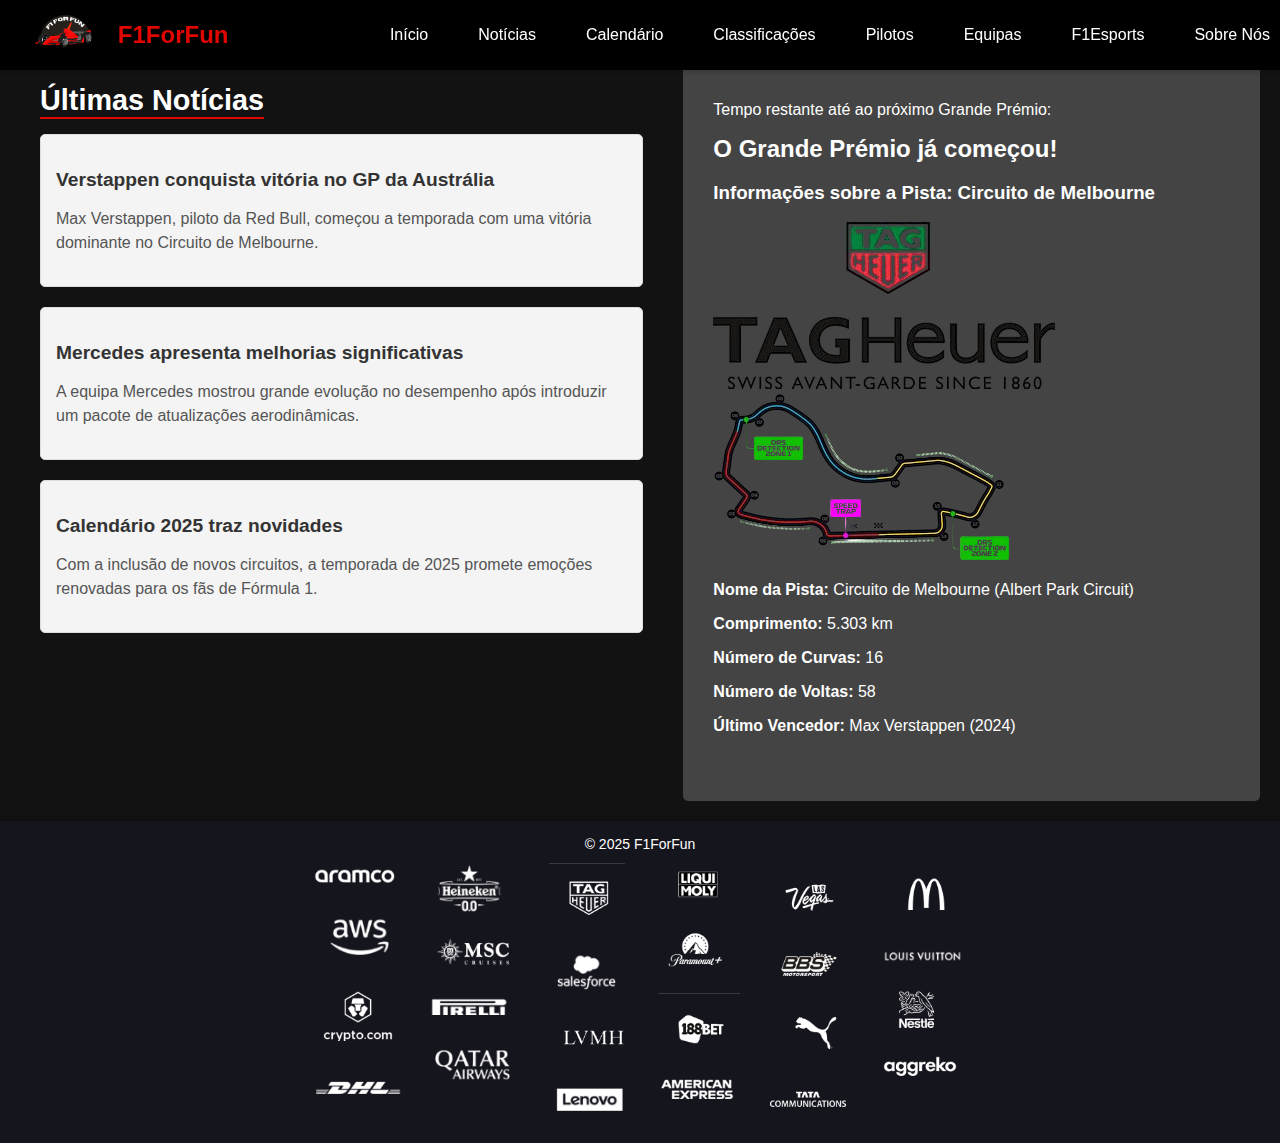
<file: index.html>
<!DOCTYPE html>
<html lang="pt">

<head>
    <meta charset="UTF-8">
    <meta name="viewport" content="width=device-width, initial-scale=1.0">
    <title>Fórmula 1 - Informações e Funcionalidades</title>
    <link rel="stylesheet" href="index.css">
    <link rel="javascript" href="JAVA_Index.js">
    <script src="load_components.js" defer></script>
    <style>
        /* Estilos gerais para a página */
        body {
            font-family: Arial, sans-serif;
            margin: 0;
            padding: 0;
        }

        main {
            display: flex;
            justify-content: space-between;
            padding: 20px;
        }

        /* Estilos para a secção das notícias */
        #noticias {
            width: 60%;
        }

        #noticias h2 {
            font-size: 1.8em;
            margin-bottom: 15px;
        }

        .noticia {
            margin-bottom: 20px;
            padding: 15px;
            background-color: #f4f4f4;
            border-radius: 5px;
        }

        .noticia h3 {
            font-size: 1.2em;
        }

        .noticia p {
            font-size: 1em;
            color: #555;
        }

        /* Estilos para a secção da Rolex e tempo restante para o próximo GP */
        #rolex-tempo {
            width: 35%;
            text-align: center;
            padding: 20px;
            background-color: #333;
            color: white;
            border-radius: 10px;
        }

        #rolex-tempo img {
            width: 80%;
            max-width: 200px;
            margin-bottom: 20px;
        }

        #tempo-restante {
            font-size: 1.5em;
            font-weight: bold;
        }

        /* Estilos para a secção da pista (dentro da área do Rolex e tempo) */
        #pista-info {
            margin-top: 20px;
            font-size: 1.1em;
        }

        #pista-info p {
            margin: 10px 0;
        }

        /* Ajuste do layout dentro do quadrado do Rolex e tempo */
        .pista-info {
            font-size: 1em;
            margin-top: 15px;
            background-color: #444;
            padding: 10px;
            border-radius: 5px;
        }
    </style>
</head>

<body>
    <div id="navbar"></div>

    <main>
        <!-- Secção de Notícias -->
        <section id="noticias">
            <h2>Últimas Notícias</h2>
            <div class="noticia">
                <h3>Verstappen conquista vitória no GP da Austrália</h3>
                <p>Max Verstappen, piloto da Red Bull, começou a temporada com uma vitória dominante no Circuito de Melbourne.</p>
            </div>
            <div class="noticia">
                <h3>Mercedes apresenta melhorias significativas</h3>
                <p>A equipa Mercedes mostrou grande evolução no desempenho após introduzir um pacote de atualizações aerodinâmicas.</p>
            </div>
            <div class="noticia">
                <h3>Calendário 2025 traz novidades</h3>
                <p>Com a inclusão de novos circuitos, a temporada de 2025 promete emoções renovadas para os fãs de Fórmula 1.</p>
            </div>
        </section>
        

        
            <!-- Informações da Pista dentro do mesmo espaço -->
            <div class="pista-info">
                <section id="tagheur">
            
                    <p>Tempo restante até ao próximo Grande Prémio:</p>
                    <div id="tempo-restante"></div>
                <h3>Informações sobre a Pista: Circuito de Melbourne</h3>
                <img src="./Site/tag_heur_pista-removebg-preview.png" alt="Logo tagheur">
                 <img src="./Site/mel-removebg-preview.png">
                <p><strong>Nome da Pista:</strong> Circuito de Melbourne (Albert Park Circuit)</p>
                <p><strong>Comprimento:</strong> 5.303 km</p>
                <p><strong>Número de Curvas:</strong> 16</p>
                <p><strong>Número de Voltas:</strong> 58</p>
                <p><strong>Último Vencedor:</strong> Max Verstappen (2024)</p> <!-- Atualiza com o vencedor mais recente -->
            </div>
        </section>
    </main>

    <div id="rodape">
        <footer>
            <p>&copy; 2025 F1ForFun. Todos os direitos reservados.</p>
        </footer>
    </div>
    
    

    <script>
        // Calcular o tempo até o próximo Grande Prémio
        const proximoGP = new Date("2025-03-23T12:00:00Z"); // Data do próximo GP (ajusta a data conforme necessário)
        
        function atualizarTempoRestante() {
            const agora = new Date();
            const tempoRestante = proximoGP - agora;
            
            if (tempoRestante > 0) {
                const dias = Math.floor(tempoRestante / (1000 * 60 * 60 * 24));
                const horas = Math.floor((tempoRestante % (1000 * 60 * 60 * 24)) / (1000 * 60 * 60));
                const minutos = Math.floor((tempoRestante % (1000 * 60 * 60)) / (1000 * 60));

                document.getElementById("tempo-restante").innerText = `${dias}d ${horas}h ${minutos}m`;
            } else {
                document.getElementById("tempo-restante").innerText = "O Grande Prémio já começou!";
            }
        }

        // Atualizar o tempo restante a cada minuto
        setInterval(atualizarTempoRestante, 60000);
        atualizarTempoRestante();
    </script>
</body>

</html>
</file>
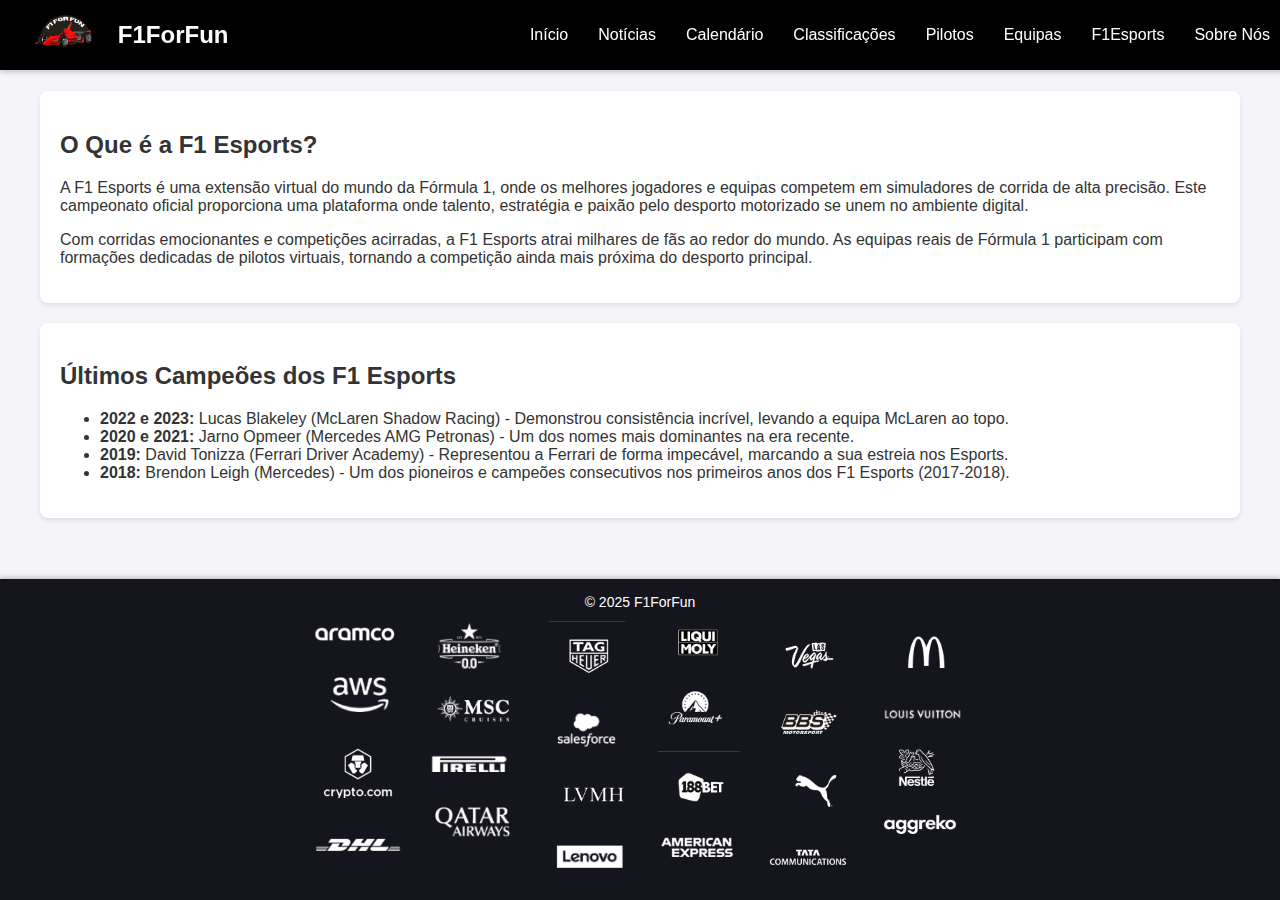
<file: f1esportes.html>
<!DOCTYPE html>
<html lang="pt">

<head>
    <meta charset="UTF-8">
    <meta name="viewport" content="width=device-width, initial-scale=1.0">
    <title>F1 Esports</title>
    <link rel="stylesheet" href="F1_Esportes.css">
    <link rel="javascript" href="java_scriptf1_esportes.js">
    <script src="load_components.js" defer></script>
</head>

<body>
    <div id="navbar"></div>
    <main>
        <h1>F1 Esports</h1>
        <section>
            <h2>O Que é a F1 Esports?</h2>
            <p>A F1 Esports é uma extensão virtual do mundo da Fórmula 1, onde os melhores jogadores e equipas competem em simuladores de corrida de alta precisão. Este campeonato oficial proporciona uma plataforma onde talento, estratégia e paixão pelo desporto motorizado se unem no ambiente digital.</p>
            <p>Com corridas emocionantes e competições acirradas, a F1 Esports atrai milhares de fãs ao redor do mundo. As equipas reais de Fórmula 1 participam com formações dedicadas de pilotos virtuais, tornando a competição ainda mais próxima do desporto principal.</p>
        </section>
        <section>
            <h2>Últimos Campeões dos F1 Esports</h2>
            <ul>
                <li><strong>2022 e 2023:</strong> Lucas Blakeley (McLaren Shadow Racing) - Demonstrou consistência incrível, levando a equipa McLaren ao topo.</li>
                <li><strong>2020 e 2021:</strong> Jarno Opmeer (Mercedes AMG Petronas) - Um dos nomes mais dominantes na era recente.</li>
                <li><strong>2019:</strong> David Tonizza (Ferrari Driver Academy) - Representou a Ferrari de forma impecável, marcando a sua estreia nos Esports.</li>
                <li><strong>2018:</strong> Brendon Leigh (Mercedes) - Um dos pioneiros e campeões consecutivos nos primeiros anos dos F1 Esports (2017-2018).</li>
            </ul>
        </section>
    </main>
    <div id="rodape">
        <footer>
            <p>&copy; 2025 F1ForFun. Todos os direitos reservados.</p>
        </footer>
    </div>

    <script src="java_scriptf1_esportes.js"></script>
</body>

</html>
</file>
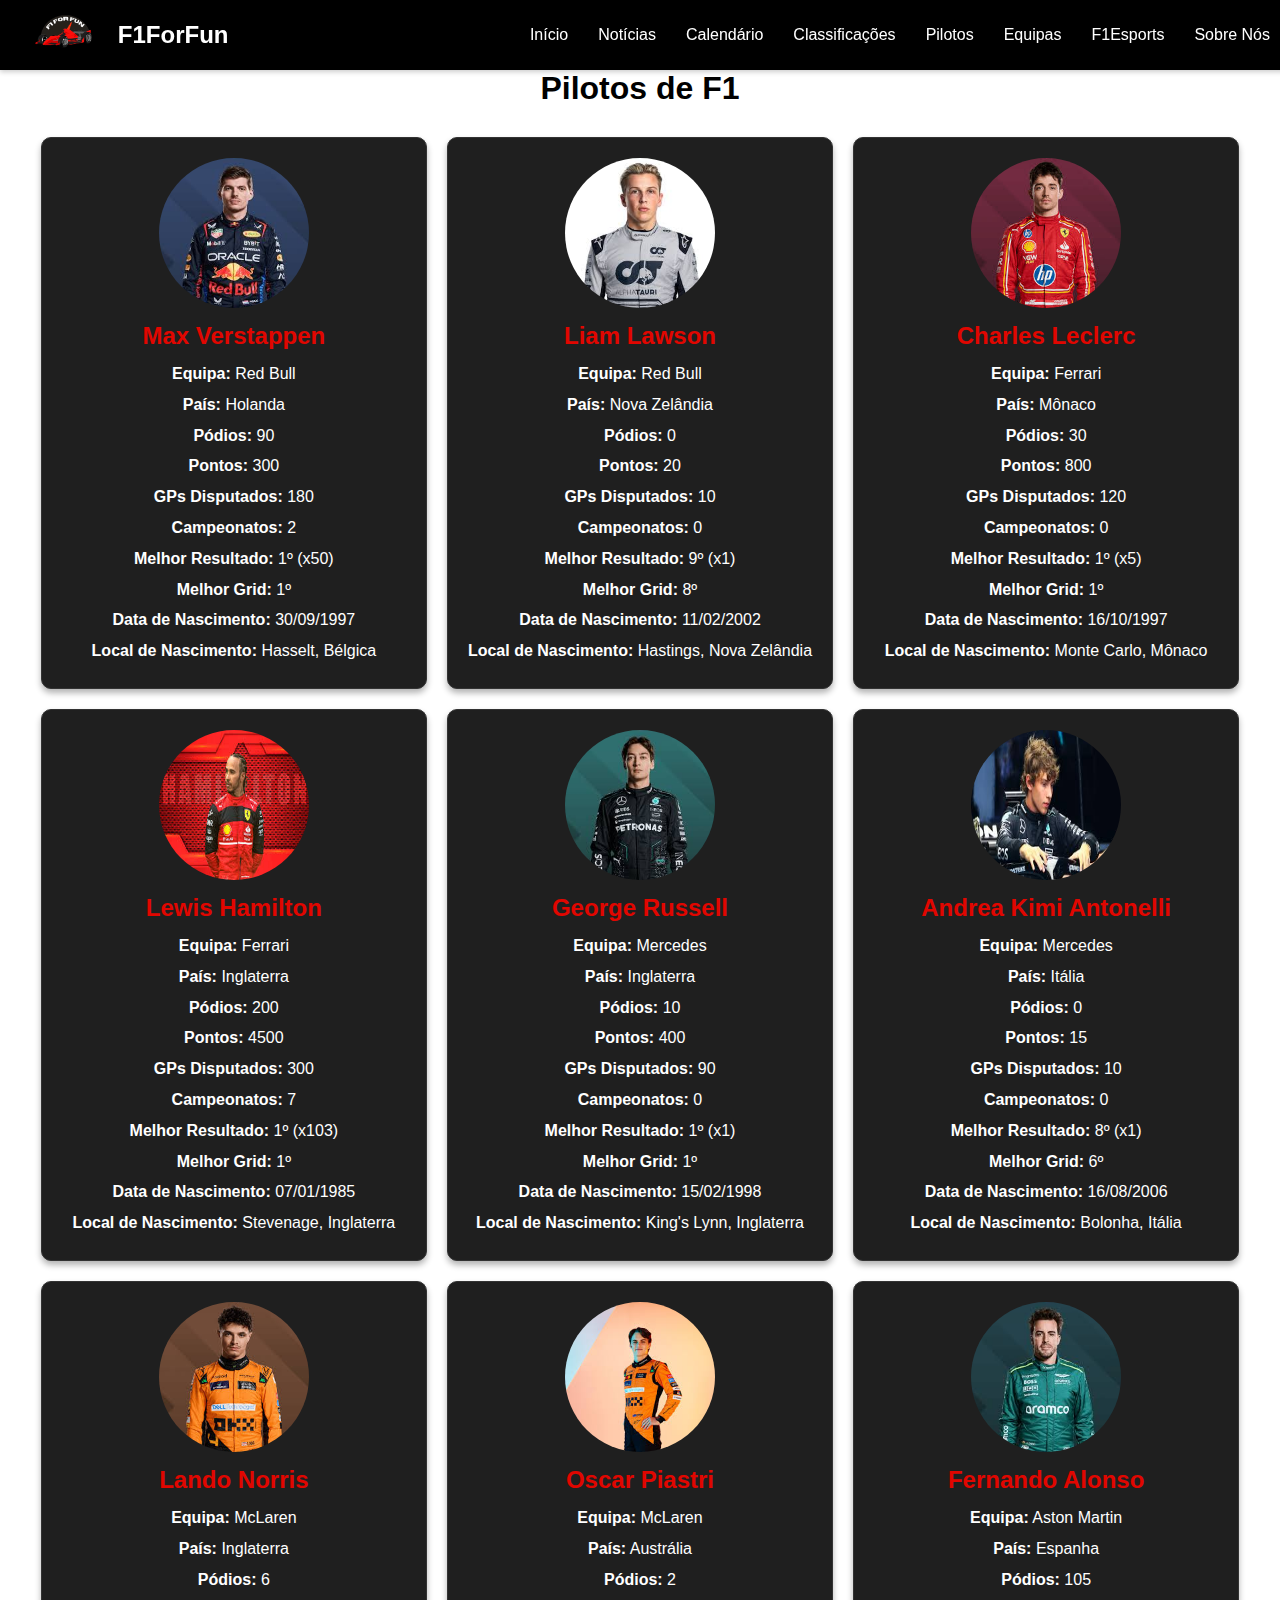
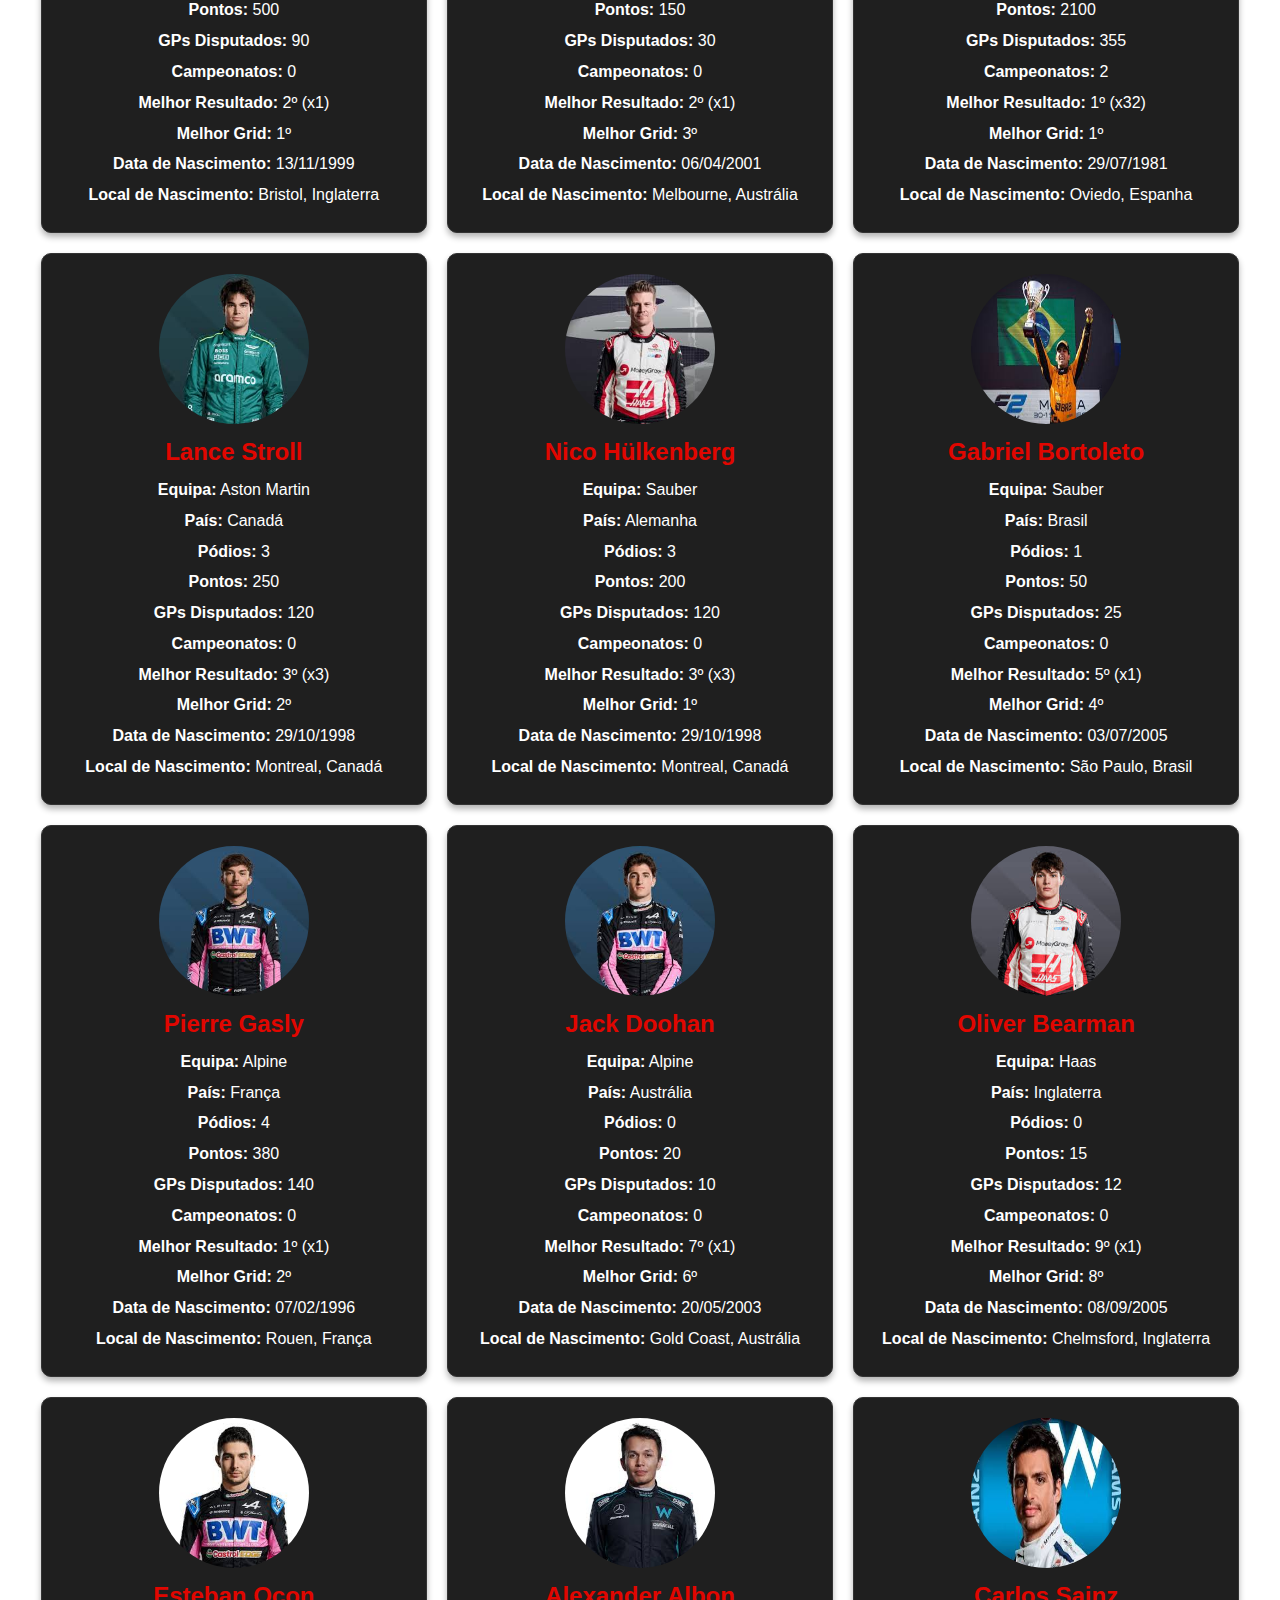
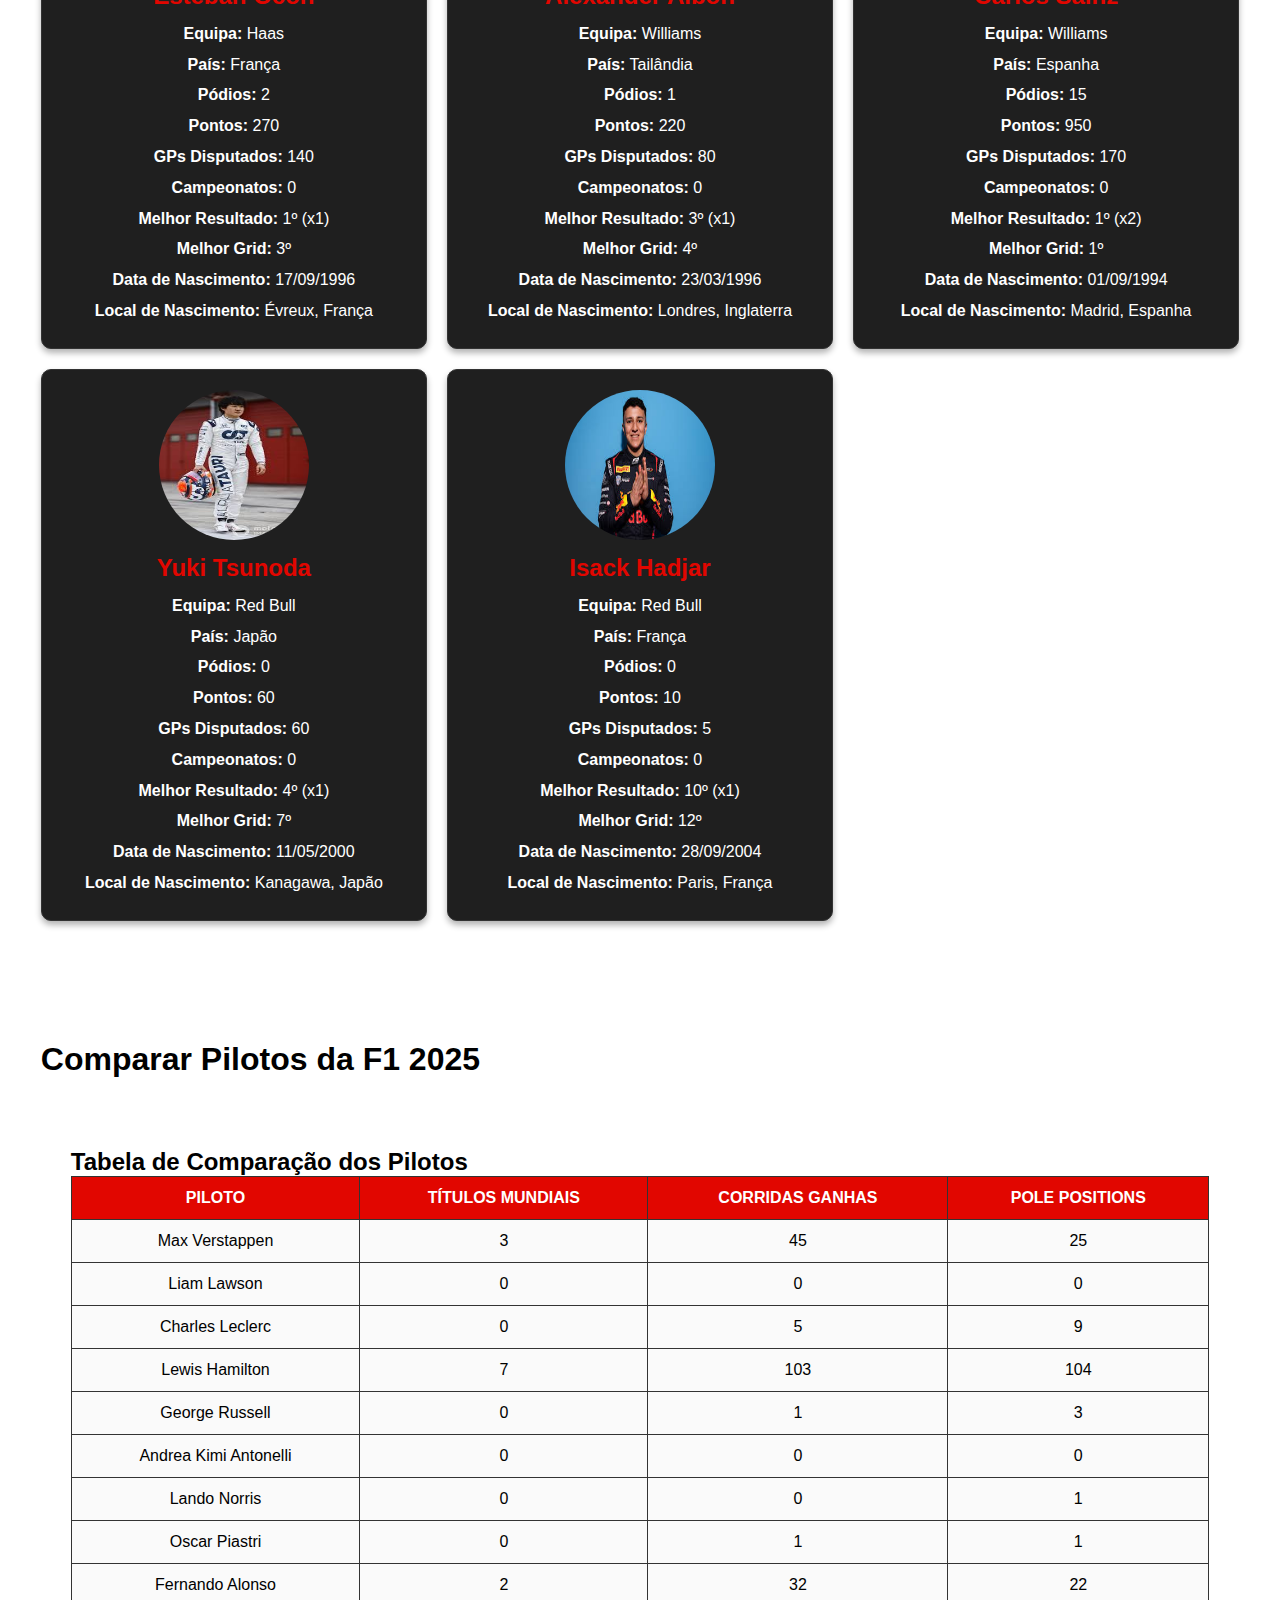
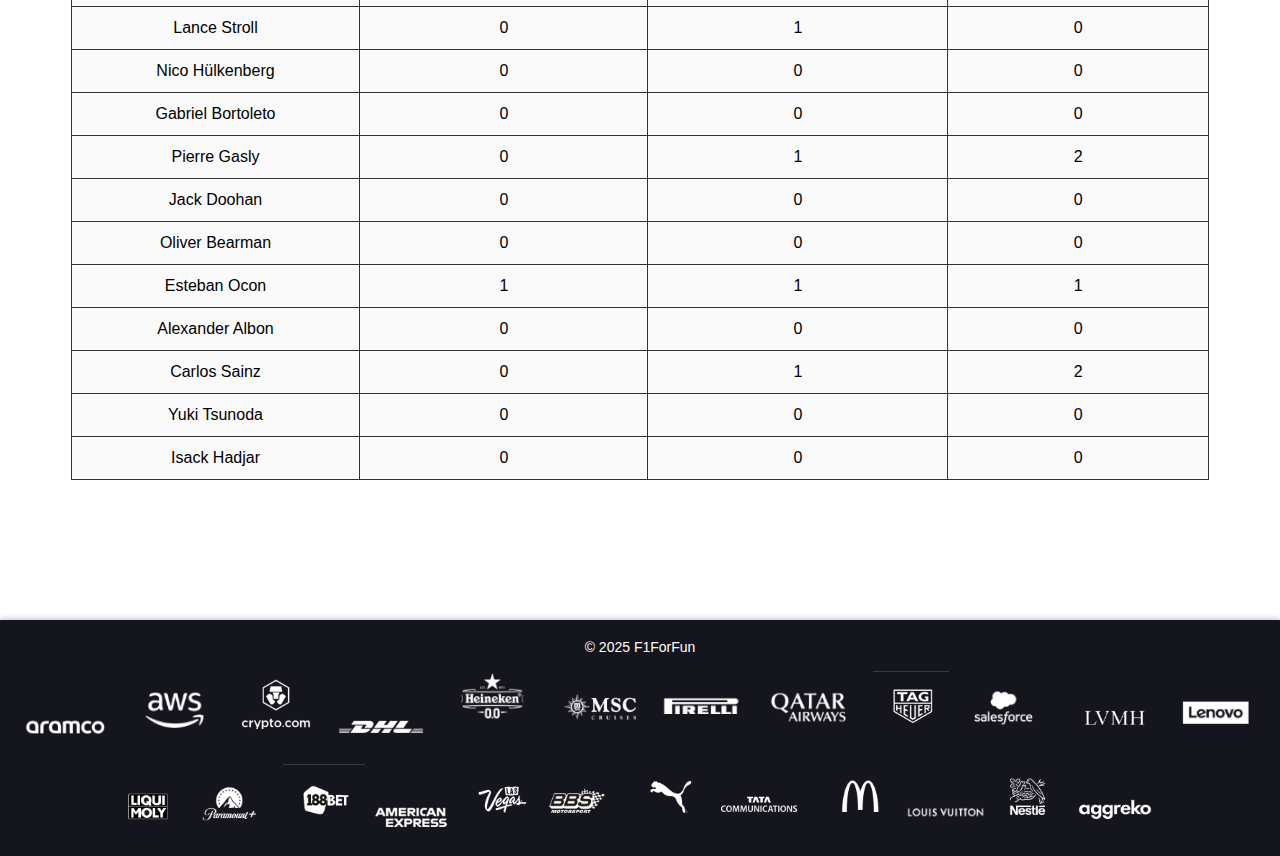
<file: pilotos.html>
<!DOCTYPE html>
<html lang="pt-PT">

<head>
    <meta charset="UTF-8">
    <meta name="viewport" content="width=device-width, initial-scale=1.0">
    <title>Notícias - Fórmula 1</title>
    <link rel="stylesheet" href="Pilotos.css">
    <script src="load_components.js" defer></script>

</head>

<body>
    <div id="navbar"></div>

    <div class="container">
        <h1 class="titulo">Pilotos de F1</h1>

        <div class="pilotos-grid">

            <div class="piloto-card">
                <img src="./Pilotos/verstappen.jpeg" alt="Foto de Max Verstappen">
                <div class="piloto-info">
                    <h2>Max Verstappen</h2>
                    <p><strong>Equipa:</strong> Red Bull</p>
                    <p><strong>País:</strong> Holanda</p>
                    <p><strong>Pódios:</strong> 90</p>
                    <p><strong>Pontos:</strong> 300</p>
                    <p><strong>GPs Disputados:</strong> 180</p>
                    <p><strong>Campeonatos:</strong> 2</p>
                    <p><strong>Melhor Resultado:</strong> 1º (x50)</p>
                    <p><strong>Melhor Grid:</strong> 1º</p>
                    <p><strong>Data de Nascimento:</strong> 30/09/1997</p>
                    <p><strong>Local de Nascimento:</strong> Hasselt, Bélgica</p>
                </div>
            </div>

            <div class="piloto-card">
                <img src="./Pilotos/lawnson.jpeg" alt="Foto de Liam Lawson">
                <div class="piloto-info">
                    <h2>Liam Lawson</h2>
                    <p><strong>Equipa:</strong> Red Bull</p>
                    <p><strong>País:</strong> Nova Zelândia</p>
                    <p><strong>Pódios:</strong> 0</p>
                    <p><strong>Pontos:</strong> 20</p>
                    <p><strong>GPs Disputados:</strong> 10</p>
                    <p><strong>Campeonatos:</strong> 0</p>
                    <p><strong>Melhor Resultado:</strong> 9º (x1)</p>
                    <p><strong>Melhor Grid:</strong> 8º</p>
                    <p><strong>Data de Nascimento:</strong> 11/02/2002</p>
                    <p><strong>Local de Nascimento:</strong> Hastings, Nova Zelândia</p>
                </div>
            </div>

            <div class="piloto-card">
                <img src="./Pilotos/lecler.jpeg" alt="Foto de Charles Leclerc">
                <div class="piloto-info">
                    <h2>Charles Leclerc</h2>
                    <p><strong>Equipa:</strong> Ferrari</p>
                    <p><strong>País:</strong> Mônaco</p>
                    <p><strong>Pódios:</strong> 30</p>
                    <p><strong>Pontos:</strong> 800</p>
                    <p><strong>GPs Disputados:</strong> 120</p>
                    <p><strong>Campeonatos:</strong> 0</p>
                    <p><strong>Melhor Resultado:</strong> 1º (x5)</p>
                    <p><strong>Melhor Grid:</strong> 1º</p>
                    <p><strong>Data de Nascimento:</strong> 16/10/1997</p>
                    <p><strong>Local de Nascimento:</strong> Monte Carlo, Mônaco</p>
                </div>
            </div>

            <div class="piloto-card">
                <img src="./Pilotos/lewis.jpeg" alt="Foto de Lewis Hamilton">
                <div class="piloto-info">
                    <h2>Lewis Hamilton</h2>
                    <p><strong>Equipa:</strong> Ferrari</p>
                    <p><strong>País:</strong> Inglaterra</p>
                    <p><strong>Pódios:</strong> 200</p>
                    <p><strong>Pontos:</strong> 4500</p>
                    <p><strong>GPs Disputados:</strong> 300</p>
                    <p><strong>Campeonatos:</strong> 7</p>
                    <p><strong>Melhor Resultado:</strong> 1º (x103)</p>
                    <p><strong>Melhor Grid:</strong> 1º</p>
                    <p><strong>Data de Nascimento:</strong> 07/01/1985</p>
                    <p><strong>Local de Nascimento:</strong> Stevenage, Inglaterra</p>
                </div>
            </div>

            <div class="piloto-card">
                <img src="./Pilotos/george.jpeg" alt="Foto de George Russell">
                <div class="piloto-info">
                    <h2>George Russell</h2>
                    <p><strong>Equipa:</strong> Mercedes</p>
                    <p><strong>País:</strong> Inglaterra</p>
                    <p><strong>Pódios:</strong> 10</p>
                    <p><strong>Pontos:</strong> 400</p>
                    <p><strong>GPs Disputados:</strong> 90</p>
                    <p><strong>Campeonatos:</strong> 0</p>
                    <p><strong>Melhor Resultado:</strong> 1º (x1)</p>
                    <p><strong>Melhor Grid:</strong> 1º</p>
                    <p><strong>Data de Nascimento:</strong> 15/02/1998</p>
                    <p><strong>Local de Nascimento:</strong> King's Lynn, Inglaterra</p>
                </div>
            </div>

            <div class="piloto-card">
                <img src="./Pilotos/kimi.jpeg" alt="Foto de Andrea Kimi Antonelli">
                <div class="piloto-info">
                    <h2>Andrea Kimi Antonelli</h2>
                    <p><strong>Equipa:</strong> Mercedes</p>
                    <p><strong>País:</strong> Itália</p>
                    <p><strong>Pódios:</strong> 0</p>
                    <p><strong>Pontos:</strong> 15</p>
                    <p><strong>GPs Disputados:</strong> 10</p>
                    <p><strong>Campeonatos:</strong> 0</p>
                    <p><strong>Melhor Resultado:</strong> 8º (x1)</p>
                    <p><strong>Melhor Grid:</strong> 6º</p>
                    <p><strong>Data de Nascimento:</strong> 16/08/2006</p>
                    <p><strong>Local de Nascimento:</strong> Bolonha, Itália</p>
                </div>
            </div>

            <div class="piloto-card">
                <img src="./Pilotos/norris.jpeg" alt="Foto de Lando Norris">
                <div class="piloto-info">
                    <h2>Lando Norris</h2>
                    <p><strong>Equipa:</strong> McLaren</p>
                    <p><strong>País:</strong> Inglaterra</p>
                    <p><strong>Pódios:</strong> 6</p>
                    <p><strong>Pontos:</strong> 500</p>
                    <p><strong>GPs Disputados:</strong> 90</p>
                    <p><strong>Campeonatos:</strong> 0</p>
                    <p><strong>Melhor Resultado:</strong> 2º (x1)</p>
                    <p><strong>Melhor Grid:</strong> 1º</p>
                    <p><strong>Data de Nascimento:</strong> 13/11/1999</p>
                    <p><strong>Local de Nascimento:</strong> Bristol, Inglaterra</p>
                </div>
            </div>

            <div class="piloto-card">
                <img src="./Pilotos/piastri.jpeg" alt="Foto de Oscar Piastri">
                <div class="piloto-info">
                    <h2>Oscar Piastri</h2>
                    <p><strong>Equipa:</strong> McLaren</p>
                    <p><strong>País:</strong> Austrália</p>
                    <p><strong>Pódios:</strong> 2</p>
                    <p><strong>Pontos:</strong> 150</p>
                    <p><strong>GPs Disputados:</strong> 30</p>
                    <p><strong>Campeonatos:</strong> 0</p>
                    <p><strong>Melhor Resultado:</strong> 2º (x1)</p>
                    <p><strong>Melhor Grid:</strong> 3º</p>
                    <p><strong>Data de Nascimento:</strong> 06/04/2001</p>
                    <p><strong>Local de Nascimento:</strong> Melbourne, Austrália</p>
                </div>
            </div>

            <div class="piloto-card">
                <img src="./Pilotos/fernando.jpeg" alt="Foto de Fernando Alonso">
                <div class="piloto-info">
                    <h2>Fernando Alonso</h2>
                    <p><strong>Equipa:</strong> Aston Martin</p>
                    <p><strong>País:</strong> Espanha</p>
                    <p><strong>Pódios:</strong> 105</p>
                    <p><strong>Pontos:</strong> 2100</p>
                    <p><strong>GPs Disputados:</strong> 355</p>
                    <p><strong>Campeonatos:</strong> 2</p>
                    <p><strong>Melhor Resultado:</strong> 1º (x32)</p>
                    <p><strong>Melhor Grid:</strong> 1º</p>
                    <p><strong>Data de Nascimento:</strong> 29/07/1981</p>
                    <p><strong>Local de Nascimento:</strong> Oviedo, Espanha</p>
                </div>
            </div>

            <div class="piloto-card">
                <img src="./Pilotos/strol.jpeg" alt="Foto de Lance Stroll">
                <div class="piloto-info">
                    <h2>Lance Stroll</h2>
                    <p><strong>Equipa:</strong> Aston Martin</p>
                    <p><strong>País:</strong> Canadá</p>
                    <p><strong>Pódios:</strong> 3</p>
                    <p><strong>Pontos:</strong> 250</p>
                    <p><strong>GPs Disputados:</strong> 120</p>
                    <p><strong>Campeonatos:</strong> 0</p>
                    <p><strong>Melhor Resultado:</strong> 3º (x3)</p>
                    <p><strong>Melhor Grid:</strong> 2º</p>
                    <p><strong>Data de Nascimento:</strong> 29/10/1998</p>
                    <p><strong>Local de Nascimento:</strong> Montreal, Canadá</p>
                </div>
            </div>

            <div class="piloto-card">
                <img src="./Pilotos/hulkenberg.jpeg" alt="Foto de Nico Hülkenberg">
                <div class="piloto-info">
                    <h2>Nico Hülkenberg</h2>
                    <p><strong>Equipa:</strong> Sauber</p>
                    <p><strong>País:</strong> Alemanha</p>
                    <p><strong>Pódios:</strong> 3</p>
                    <p><strong>Pontos:</strong> 200</p>
                    <p><strong>GPs Disputados:</strong> 120</p>
                    <p><strong>Campeonatos:</strong> 0</p>
                    <p><strong>Melhor Resultado:</strong> 3º (x3)</p>
                    <p><strong>Melhor Grid:</strong> 1º</p>
                    <p><strong>Data de Nascimento:</strong> 29/10/1998</p>
                    <p><strong>Local de Nascimento:</strong> Montreal, Canadá</p>
                </div>
            </div>

            <div class="piloto-card">
                <img src="./Pilotos/bortoleto.jpeg" alt="Foto de Gabriel Bortoleto">
                <div class="piloto-info">
                    <h2>Gabriel Bortoleto</h2>
                    <p><strong>Equipa:</strong> Sauber</p>
                    <p><strong>País:</strong> Brasil</p>
                    <p><strong>Pódios:</strong> 1</p>
                    <p><strong>Pontos:</strong> 50</p>
                    <p><strong>GPs Disputados:</strong> 25</p>
                    <p><strong>Campeonatos:</strong> 0</p>
                    <p><strong>Melhor Resultado:</strong> 5º (x1)</p>
                    <p><strong>Melhor Grid:</strong> 4º</p>
                    <p><strong>Data de Nascimento:</strong> 03/07/2005</p>
                    <p><strong>Local de Nascimento:</strong> São Paulo, Brasil</p>
                </div>
            </div>

            <div class="piloto-card">
                <img src="./Pilotos/pierre.jpeg" alt="Foto de Pierre Gasly">
                <div class="piloto-info">
                    <h2>Pierre Gasly</h2>
                    <p><strong>Equipa:</strong> Alpine</p>
                    <p><strong>País:</strong> França</p>
                    <p><strong>Pódios:</strong> 4</p>
                    <p><strong>Pontos:</strong> 380</p>
                    <p><strong>GPs Disputados:</strong> 140</p>
                    <p><strong>Campeonatos:</strong> 0</p>
                    <p><strong>Melhor Resultado:</strong> 1º (x1)</p>
                    <p><strong>Melhor Grid:</strong> 2º</p>
                    <p><strong>Data de Nascimento:</strong> 07/02/1996</p>
                    <p><strong>Local de Nascimento:</strong> Rouen, França</p>
                </div>
            </div>

            <div class="piloto-card">
                <img src="./Pilotos/jack.jpeg" alt="Foto de Jack Doohan">
                <div class="piloto-info">
                    <h2>Jack Doohan</h2>
                    <p><strong>Equipa:</strong> Alpine</p>
                    <p><strong>País:</strong> Austrália</p>
                    <p><strong>Pódios:</strong> 0</p>
                    <p><strong>Pontos:</strong> 20</p>
                    <p><strong>GPs Disputados:</strong> 10</p>
                    <p><strong>Campeonatos:</strong> 0</p>
                    <p><strong>Melhor Resultado:</strong> 7º (x1)</p>
                    <p><strong>Melhor Grid:</strong> 6º</p>
                    <p><strong>Data de Nascimento:</strong> 20/05/2003</p>
                    <p><strong>Local de Nascimento:</strong> Gold Coast, Austrália</p>
                </div>
            </div>

            <div class="piloto-card">
                <img src="./Pilotos/oliver.jpeg" alt="Foto de Oliver Bearman">
                <div class="piloto-info">
                    <h2>Oliver Bearman</h2>
                    <p><strong>Equipa:</strong> Haas</p>
                    <p><strong>País:</strong> Inglaterra</p>
                    <p><strong>Pódios:</strong> 0</p>
                    <p><strong>Pontos:</strong> 15</p>
                    <p><strong>GPs Disputados:</strong> 12</p>
                    <p><strong>Campeonatos:</strong> 0</p>
                    <p><strong>Melhor Resultado:</strong> 9º (x1)</p>
                    <p><strong>Melhor Grid:</strong> 8º</p>
                    <p><strong>Data de Nascimento:</strong> 08/09/2005</p>
                    <p><strong>Local de Nascimento:</strong> Chelmsford, Inglaterra</p>
                </div>
            </div>

            <div class="piloto-card">
                <img src="./Pilotos/ocon.jpeg" alt="Foto de Esteban Ocon">
                <div class="piloto-info">
                    <h2>Esteban Ocon</h2>
                    <p><strong>Equipa:</strong> Haas</p>
                    <p><strong>País:</strong> França</p>
                    <p><strong>Pódios:</strong> 2</p>
                    <p><strong>Pontos:</strong> 270</p>
                    <p><strong>GPs Disputados:</strong> 140</p>
                    <p><strong>Campeonatos:</strong> 0</p>
                    <p><strong>Melhor Resultado:</strong> 1º (x1)</p>
                    <p><strong>Melhor Grid:</strong> 3º</p>
                    <p><strong>Data de Nascimento:</strong> 17/09/1996</p>
                    <p><strong>Local de Nascimento:</strong> Évreux, França</p>
                </div>
            </div>

            <div class="piloto-card">
                <img src="./Pilotos/albon.jpeg" alt="Foto de Alexander Albon">
                <div class="piloto-info">
                    <h2>Alexander Albon</h2>
                    <p><strong>Equipa:</strong> Williams</p>
                    <p><strong>País:</strong> Tailândia</p>
                    <p><strong>Pódios:</strong> 1</p>
                    <p><strong>Pontos:</strong> 220</p>
                    <p><strong>GPs Disputados:</strong> 80</p>
                    <p><strong>Campeonatos:</strong> 0</p>
                    <p><strong>Melhor Resultado:</strong> 3º (x1)</p>
                    <p><strong>Melhor Grid:</strong> 4º</p>
                    <p><strong>Data de Nascimento:</strong> 23/03/1996</p>
                    <p><strong>Local de Nascimento:</strong> Londres, Inglaterra</p>
                </div>
            </div>

            <div class="piloto-card">
                <img src="./Pilotos/carlos.jpeg" alt="Foto de Carlos Sainz">
                <div class="piloto-info">
                    <h2>Carlos Sainz</h2>
                    <p><strong>Equipa:</strong> Williams</p>
                    <p><strong>País:</strong> Espanha</p>
                    <p><strong>Pódios:</strong> 15</p>
                    <p><strong>Pontos:</strong> 950</p>
                    <p><strong>GPs Disputados:</strong> 170</p>
                    <p><strong>Campeonatos:</strong> 0</p>
                    <p><strong>Melhor Resultado:</strong> 1º (x2)</p>
                    <p><strong>Melhor Grid:</strong> 1º</p>
                    <p><strong>Data de Nascimento:</strong> 01/09/1994</p>
                    <p><strong>Local de Nascimento:</strong> Madrid, Espanha</p>
                </div>
            </div>

            <div class="piloto-card">
                <img src="./Pilotos/yuki.jpeg" alt="Foto de Yuki Tsunoda">
                <div class="piloto-info">
                    <h2>Yuki Tsunoda</h2>
                    <p><strong>Equipa:</strong> Red Bull</p>
                    <p><strong>País:</strong> Japão</p>
                    <p><strong>Pódios:</strong> 0</p>
                    <p><strong>Pontos:</strong> 60</p>
                    <p><strong>GPs Disputados:</strong> 60</p>
                    <p><strong>Campeonatos:</strong> 0</p>
                    <p><strong>Melhor Resultado:</strong> 4º (x1)</p>
                    <p><strong>Melhor Grid:</strong> 7º</p>
                    <p><strong>Data de Nascimento:</strong> 11/05/2000</p>
                    <p><strong>Local de Nascimento:</strong> Kanagawa, Japão</p>
                </div>
            </div>

            <div class="piloto-card">
                <img src="./Pilotos/hadjar.jpeg" alt="Foto de Isack Hadjar">
                <div class="piloto-info">
                    <h2>Isack Hadjar</h2>
                    <p><strong>Equipa:</strong> Red Bull</p>
                    <p><strong>País:</strong> França</p>
                    <p><strong>Pódios:</strong> 0</p>
                    <p><strong>Pontos:</strong> 10</p>
                    <p><strong>GPs Disputados:</strong> 5</p>
                    <p><strong>Campeonatos:</strong> 0</p>
                    <p><strong>Melhor Resultado:</strong> 10º (x1)</p>
                    <p><strong>Melhor Grid:</strong> 12º</p>
                    <p><strong>Data de Nascimento:</strong> 28/09/2004</p>
                    <p><strong>Local de Nascimento:</strong> Paris, França</p>
                </div>
            </div>

        </div>

        <body>

            <header>
                <h1 style="padding-top: 10%;">Comparar Pilotos da F1 2025</h1>
            </header>

            <div class="container">
                <h2>Tabela de Comparação dos Pilotos</h2>
                <table>
                    <thead>
                        <tr>
                            <th>Piloto</th>
                            <th>Títulos Mundiais</th>
                            <th>Corridas Ganhas</th>
                            <th>Pole Positions</th>
                        </tr>
                    </thead>
                    <tbody>
                        <tr>
                            <td>Max Verstappen</td>
                            <td>3</td>
                            <td>45</td>
                            <td>25</td>
                        </tr>
                        <tr>
                            <td>Liam Lawson</td>
                            <td>0</td>
                            <td>0</td>
                            <td>0</td>
                        </tr>
                        <tr>
                            <td>Charles Leclerc</td>
                            <td>0</td>
                            <td>5</td>
                            <td>9</td>
                        </tr>
                        <tr>
                            <td>Lewis Hamilton</td>
                            <td>7</td>
                            <td>103</td>
                            <td>104</td>
                        </tr>
                        <tr>
                            <td>George Russell</td>
                            <td>0</td>
                            <td>1</td>
                            <td>3</td>
                        </tr>
                        <tr>
                            <td>Andrea Kimi Antonelli</td>
                            <td>0</td>
                            <td>0</td>
                            <td>0</td>
                        </tr>
                        <tr>
                            <td>Lando Norris</td>
                            <td>0</td>
                            <td>0</td>
                            <td>1</td>
                        </tr>
                        <tr>
                            <td>Oscar Piastri</td>
                            <td>0</td>
                            <td>1</td>
                            <td>1</td>
                        </tr>
                        <tr>
                            <td>Fernando Alonso</td>
                            <td>2</td>
                            <td>32</td>
                            <td>22</td>
                        </tr>
                        <tr>
                            <td>Lance Stroll</td>
                            <td>0</td>
                            <td>1</td>
                            <td>0</td>
                        </tr>
                        <tr>
                            <td>Nico Hülkenberg</td>
                            <td>0</td>
                            <td>0</td>
                            <td>0</td>
                        </tr>
                        <tr>
                            <td>Gabriel Bortoleto</td>
                            <td>0</td>
                            <td>0</td>
                            <td>0</td>
                        </tr>
                        <tr>
                            <td>Pierre Gasly</td>
                            <td>0</td>
                            <td>1</td>
                            <td>2</td>
                        </tr>
                        <tr>
                            <td>Jack Doohan</td>
                            <td>0</td>
                            <td>0</td>
                            <td>0</td>
                        </tr>
                        <tr>
                            <td>Oliver Bearman</td>
                            <td>0</td>
                            <td>0</td>
                            <td>0</td>
                        </tr>
                        <tr>
                            <td>Esteban Ocon</td>
                            <td>1</td>
                            <td>1</td>
                            <td>1</td>
                        </tr>
                        <tr>
                            <td>Alexander Albon</td>
                            <td>0</td>
                            <td>0</td>
                            <td>0</td>
                        </tr>
                        <tr>
                            <td>Carlos Sainz</td>
                            <td>0</td>
                            <td>1</td>
                            <td>2</td>
                        </tr>
                        <tr>
                            <td>Yuki Tsunoda</td>
                            <td>0</td>
                            <td>0</td>
                            <td>0</td>
                        </tr>
                        <tr>
                            <td>Isack Hadjar</td>
                            <td>0</td>
                            <td>0</td>
                            <td>0</td>
                        </tr>
                    </tbody>
                </table>
            </div>



        </body>
    </div>
    <div id="rodape">
        <footer>
            <p>&copy; 2025 F1ForFun. Todos os direitos reservados.</p>
        </footer>
    </div>

</html>
</file>
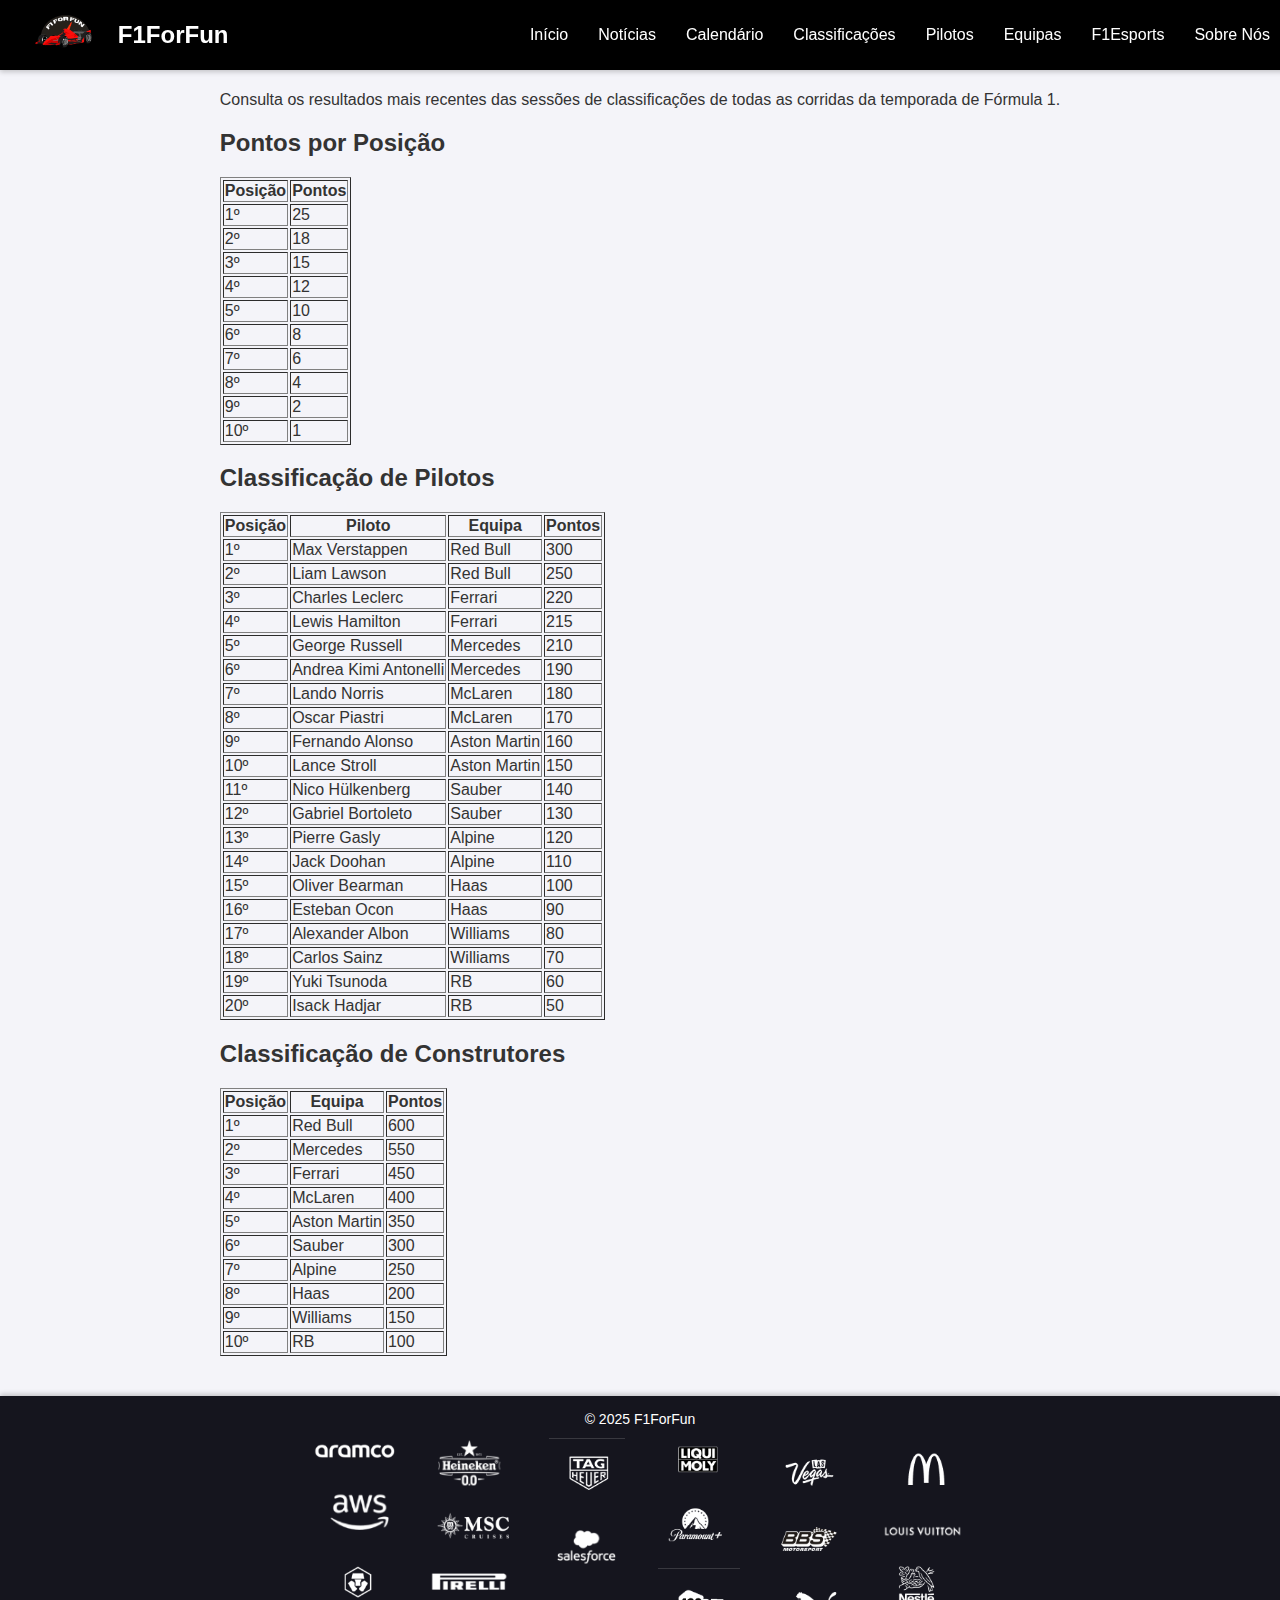
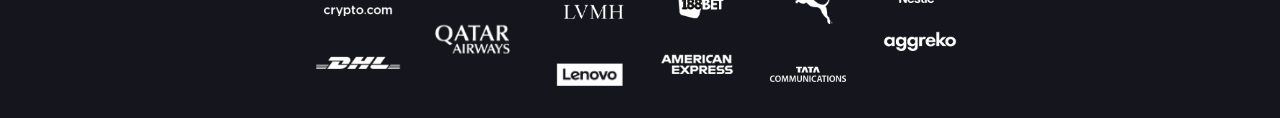
<file: qualificacao.html>
<!DOCTYPE html>
<html lang="pt">

<head>
    <meta charset="UTF-8">
    <meta name="viewport" content="width=device-width, initial-scale=1.0">
    <title>Qualificação - Fórmula 1</title>
    <link rel="stylesheet" href="Qualificacao.css">
    <link rel="javascript" href="java_script_qualificacao.js">
    <script src="load_components.js" defer></script>
</head>

<body>
    <div id="navbar"></div>
    
    <main>
        <h1>Resultados das Classificações</h1>
        <p>Consulta os resultados mais recentes das sessões de classificações de todas as corridas da temporada de Fórmula 1.</p>

        <!-- Pontos por Posição -->
        <h2>Pontos por Posição</h2>
        <table border="1">
            <thead>
                <tr>
                    <th>Posição</th>
                    <th>Pontos</th>
                </tr>
            </thead>
            <tbody>
                <tr><td>1º</td><td>25</td></tr>
                <tr><td>2º</td><td>18</td></tr>
                <tr><td>3º</td><td>15</td></tr>
                <tr><td>4º</td><td>12</td></tr>
                <tr><td>5º</td><td>10</td></tr>
                <tr><td>6º</td><td>8</td></tr>
                <tr><td>7º</td><td>6</td></tr>
                <tr><td>8º</td><td>4</td></tr>
                <tr><td>9º</td><td>2</td></tr>
                <tr><td>10º</td><td>1</td></tr>
            </tbody>
        </table>

        <h2>Classificação de Pilotos</h2>
        <table border="1">
            <thead>
                <tr>
                    <th>Posição</th>
                    <th>Piloto</th>
                    <th>Equipa</th>
                    <th>Pontos</th>
                </tr>
            </thead>
            <tbody id="tabela-pilotos">
                <!-- Dados preenchidos dinamicamente pelo JavaScript -->
            </tbody>
        </table>

        <h2>Classificação de Construtores</h2>
        <table border="1">
            <thead>
                <tr>
                    <th>Posição</th>
                    <th>Equipa</th>
                    <th>Pontos</th>
                </tr>
            </thead>
            <tbody id="tabela-construtores">
                <!-- Dados preenchidos dinamicamente pelo JavaScript -->
            </tbody>
        </table>
    </main>
    
    
    <div id="rodape">
        <footer>
            <p>&copy; 2025 F1ForFun. Todos os direitos reservados.</p>
        </footer>
    </div>
    
    
    <script>
        // Lista de pilotos com suas informações
        const pilotos = [
            {posicao: 1, nome: 'Max Verstappen', equipa: 'Red Bull', pontos: 300},
            {posicao: 2, nome: 'Liam Lawson', equipa: 'Red Bull', pontos: 250},
            {posicao: 3, nome: 'Charles Leclerc', equipa: 'Ferrari', pontos: 220},
            {posicao: 4, nome: 'Lewis Hamilton', equipa: 'Ferrari', pontos: 215},
            {posicao: 5, nome: 'George Russell', equipa: 'Mercedes', pontos: 210},
            {posicao: 6, nome: 'Andrea Kimi Antonelli', equipa: 'Mercedes', pontos: 190},
            {posicao: 7, nome: 'Lando Norris', equipa: 'McLaren', pontos: 180},
            {posicao: 8, nome: 'Oscar Piastri', equipa: 'McLaren', pontos: 170},
            {posicao: 9, nome: 'Fernando Alonso', equipa: 'Aston Martin', pontos: 160},
            {posicao: 10, nome: 'Lance Stroll', equipa: 'Aston Martin', pontos: 150},
            {posicao: 11, nome: 'Nico Hülkenberg', equipa: 'Sauber', pontos: 140},
            {posicao: 12, nome: 'Gabriel Bortoleto', equipa: 'Sauber', pontos: 130},
            {posicao: 13, nome: 'Pierre Gasly', equipa: 'Alpine', pontos: 120},
            {posicao: 14, nome: 'Jack Doohan', equipa: 'Alpine', pontos: 110},
            {posicao: 15, nome: 'Oliver Bearman', equipa: 'Haas', pontos: 100},
            {posicao: 16, nome: 'Esteban Ocon', equipa: 'Haas', pontos: 90},
            {posicao: 17, nome: 'Alexander Albon', equipa: 'Williams', pontos: 80},
            {posicao: 18, nome: 'Carlos Sainz', equipa: 'Williams', pontos: 70},
            {posicao: 19, nome: 'Yuki Tsunoda', equipa: 'RB', pontos: 60},
            {posicao: 20, nome: 'Isack Hadjar', equipa: 'RB', pontos: 50}
        ];

        // Lista de construtores com suas informações
        const construtores = [
            {posicao: 1, nome: 'Red Bull', pontos: 600},
            {posicao: 2, nome: 'Mercedes', pontos: 550},
            {posicao: 3, nome: 'Ferrari', pontos: 450},
            {posicao: 4, nome: 'McLaren', pontos: 400},
            {posicao: 5, nome: 'Aston Martin', pontos: 350},
            {posicao: 6, nome: 'Sauber', pontos: 300},
            {posicao: 7, nome: 'Alpine', pontos: 250},
            {posicao: 8, nome: 'Haas', pontos: 200},
            {posicao: 9, nome: 'Williams', pontos: 150},
            {posicao: 10, nome: 'RB', pontos: 100}
        ];

        // Função para preencher a tabela de pilotos
        function preencherTabelaPilotos() {
            const tabelaPilotos = document.getElementById('tabela-pilotos');
            pilotos.forEach(piloto => {
                const linha = document.createElement('tr');
                linha.innerHTML = `
                    <td>${piloto.posicao}º</td>
                    <td>${piloto.nome}</td>
                    <td>${piloto.equipa}</td>
                    <td>${piloto.pontos}</td>
                `;
                tabelaPilotos.appendChild(linha);
            });
        }

        // Função para preencher a tabela de construtores
        function preencherTabelaConstrutores() {
            const tabelaConstrutores = document.getElementById('tabela-construtores');
            construtores.forEach(construtor => {
                const linha = document.createElement('tr');
                linha.innerHTML = `
                    <td>${construtor.posicao}º</td>
                    <td>${construtor.nome}</td>
                    <td>${construtor.pontos}</td>
                `;
                tabelaConstrutores.appendChild(linha);
            });
        }

        // Chamando as funções para preencher as tabelas quando a página for carregada
        window.onload = function() {
            preencherTabelaPilotos();
            preencherTabelaConstrutores();
        };
    </script>
</body>

</html>
</file>
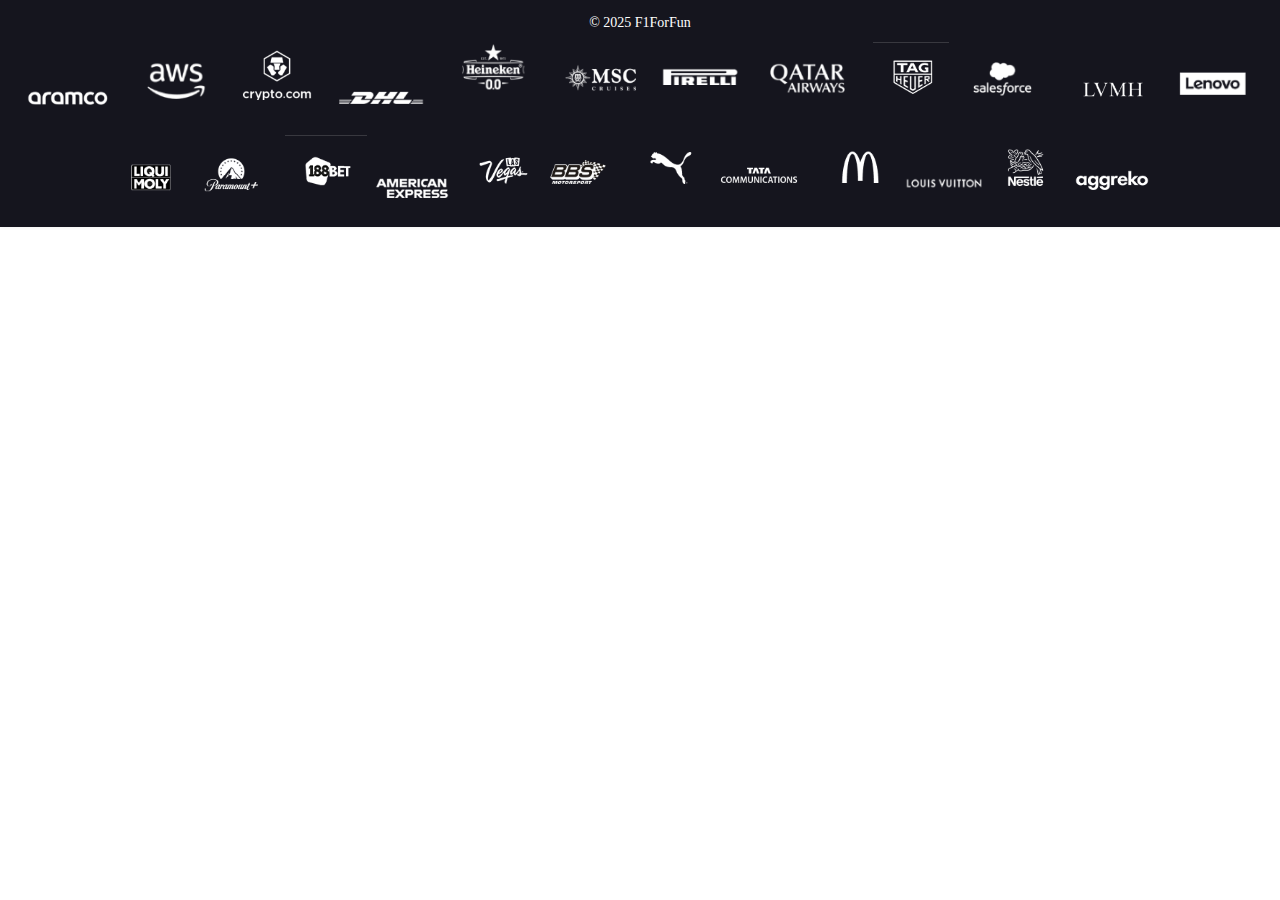
<file: Rodape.html>
<!DOCTYPE html>
<html lang="pt">

<head>
    <meta charset="UTF-8">
    <meta name="viewport" content="width=device-width, initial-scale=1.0">
    <title>rodape</title>
    <link rel="stylesheet" href="Rodape.css">
</head>

<body>
    <footer>
        <p>&copy; 2025 F1ForFun</p>
        <div class="sponsors">
            <div>
                <img src="./Site/aramco.png" alt="Aramco">
                <img src="./Site/aws.png" alt="AWS">
                <img src="./Site/crypto.png" alt="Crypto.com">
                <img src="./Site/dhl.jpeg" alt="DHL">
            </div>
            <div>
                <img src="./Site/heineken.jpeg" alt="Heineken">
                <img src="./Site/msc.png" alt="MSC Cruises">
                <img src="./Site/pirelli.jpeg" alt="Pirelli">
                <img src="./Site/quatar Airways.png" alt="Qatar Airways">
            </div>
            <div>
                <img src="./Site/tagheur.jpeg" alt="Tag Heuer">
                <img src="./Site/salesforce.png" alt="Salesforce">
                <img src="./Site/lvmh.png" alt="LVMH">
                <img src="./Site/lenovo.png" alt="Lenovo">
            </div>
            <div>
                <img src="./Site/liquimoly.png" alt="LIQUI MOLY">
                <img src="./Site/Paramount plus.png" alt="Paramount+">
                <img src="./Site/188bet.png" alt="188BET">
                <img src="./Site/american express.jpeg" alt="American Express">
            </div>
            <div>
                <img src="./Site/Las_vegas.png" alt="Las Vegas">
                <img src="./Site/bbs.jpeg" alt="BBS">
                <img src="./Site/puma.png" alt="PUMA">
                <img src="./Site/tata comunications.png" alt="Tata Communications">
            </div>
            <div>
                <img src="./Site/mac.png" alt="McDonald's">
                <img src="./Site/luis viton.PNG" alt="Louis Vuitton">
                <img src="./Site/nestele.PNG" alt="Nestlé">
                <img src="./Site/agrreko.PNG" alt="Aggreko">
            </div>
        </div>
    </footer>
</body>
</file>
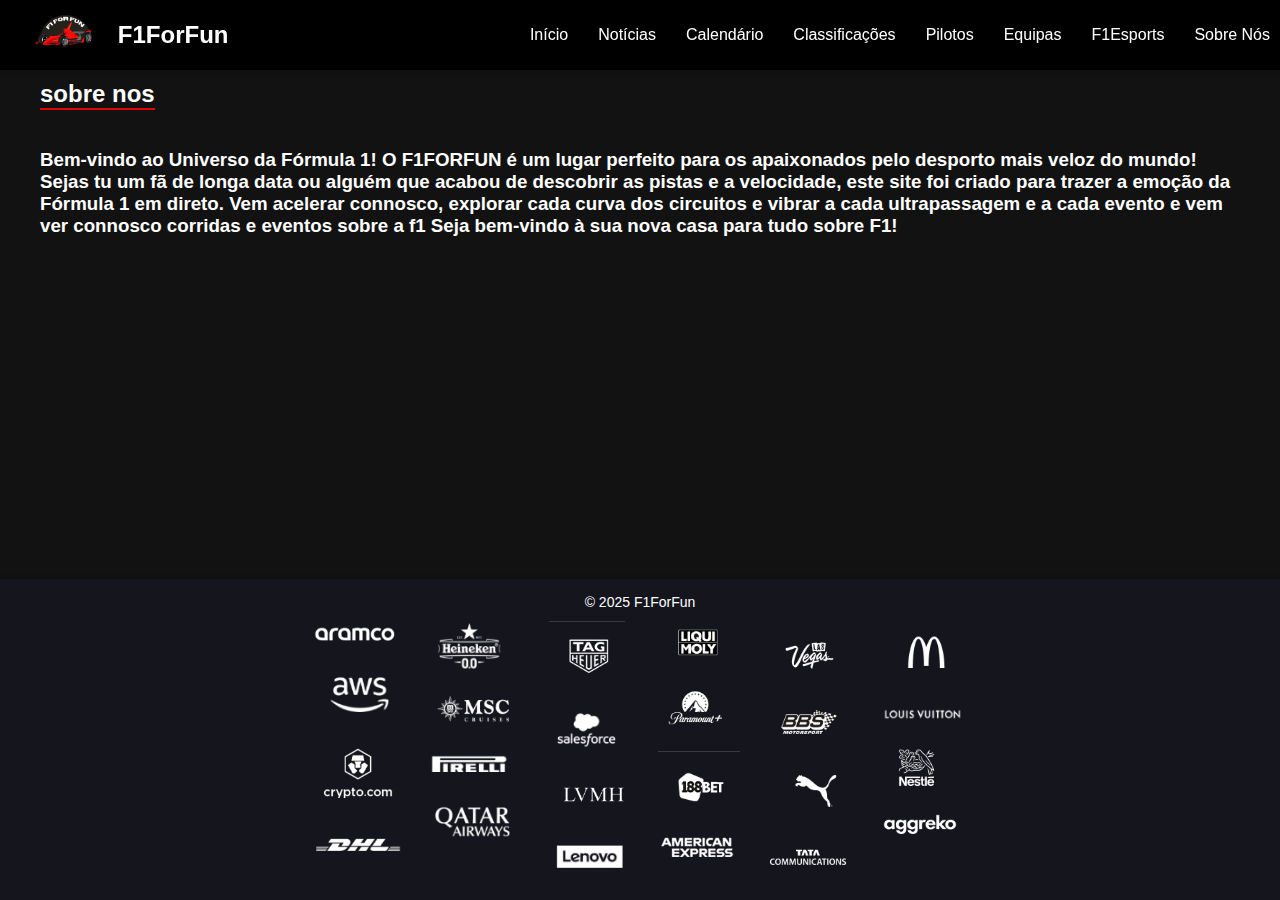
<file: sobre_nos.html>
<!DOCTYPE html>
<html lang="pt">

<head>
    <meta charset="UTF-8">
    <meta name="viewport" content="width=device-width, initial-scale=1.0">
    <title>Fórmula 1 - Informações e Funcionalidades</title>
    <link rel="stylesheet" href="Sobre_Nos.css">
    <script src="load_components.js" defer></script>
</head>

<body>
    <div id="navbar"></div>

    <main>
        <section id="sobre nos">
            <h2>sobre nos</h2>
            <div class="sobre nos">
                <h3>Bem-vindo ao Universo da Fórmula 1!

                    O F1FORFUN é um lugar perfeito para os apaixonados pelo desporto mais veloz do mundo! Sejas tu um fã
                    de longa data ou alguém que acabou de descobrir as pistas e a velocidade, este site foi criado para
                    trazer a emoção da Fórmula 1 em direto.
                    Vem acelerar connosco, explorar cada curva dos circuitos e vibrar a cada ultrapassagem e a cada
                    evento e vem ver connosco corridas e eventos sobre a f1
                    Seja bem-vindo à sua nova casa para tudo sobre F1!
                </h3>
            </div>
        </section>
    </main>

    <div id="rodape">
        <footer>
            <p>&copy; 2025 F1ForFun. Todos os direitos reservados.</p>
        </footer>
    </div>
</body>

</html>
</file>
<file: index.css>
body {
    margin: 0;
    font-family: Arial, sans-serif;
    color: #fff;
    background-color: #121212;
}

header {
    display: flex;
    justify-content: space-between;
    align-items: center;
    background: #000;
    padding: 10px 20px;
    position: sticky;
    top: 0;
    z-index: 1000;
}

header .logo {
    font-size: 24px;
    font-weight: bold;
    color: #e10600;
}

header nav ul {
    list-style: none;
    display: flex;
    gap: 20px;
}

header nav ul li a {
    color: #fff;
    text-decoration: none;
    transition: color 0.3s;
}

header nav ul li a:hover {
    color: #e10600;
}

#hero {
    text-align: center;
    padding: 100px 20px;
    background: url('https://via.placeholder.com/1920x600') no-repeat center center/cover;
}

.grid {
    display: grid;
    grid-template-columns: repeat(auto-fit, minmax(300px, 1fr));
    gap: 20px;
}

section {
    padding: 40px 20px;
}

section h2 {
    margin-bottom: 20px;
    border-bottom: 2px solid #e10600;
    display: inline-block;
}

footer {
    text-align: center;
    padding: 20px;
    background: #15151E;
    color: #ffffff;
}
/* Estilos para a secção das notícias */
#noticias {
    width: 60%;
    margin-right: 20px;
}

#noticias h2 {
    font-size: 1.8em;
    margin-bottom: 15px;
}

.noticia {
    margin-bottom: 20px;
    padding: 15px;
    background-color: #f9f9f9;
    border: 1px solid #ddd;
    border-radius: 5px;
}

.noticia h3 {
    font-size: 1.4em;
    margin-bottom: 10px;
    color: #333;
}

.noticia p {
    font-size: 1em;
    color: #555;
    line-height: 1.5;
}
.sponsors {
    display: flex;
    flex-wrap: wrap;
    justify-content: center;
    gap: 20px;
}
.sponsors div {
    display: flex;
    flex-direction: column;
    gap: 10px;
    align-items: center;
}
.sponsors img {
    max-width: 100px; /* Ajusta o tamanho conforme necessário */
    height: auto;
}
</file>
<file: F1_Esportes.css>
/* Estilo Geral */
body {
    font-family: Arial, sans-serif;
    margin: 0;
    padding: 0;
    background-color: #f4f4f9;
    color: #333;
}

header {
    background-color: #000;
    color: #fff;
    padding: 10px 20px;
    display: flex;
    align-items: center;
    justify-content: space-between;
}

header .logo {
    font-size: 24px;
    font-weight: bold;
}

nav ul {
    list-style: none;
    display: flex;
    margin: 0;
    padding: 0;
}

nav ul li {
    margin: 0 15px;
}

nav ul li a {
    text-decoration: none;
    color: #fff;
    font-size: 16px;
    transition: color 0.3s;
}

nav ul li a:hover,
nav ul li a.active {
    color: #ff0000;
}

/* Conteúdo Principal */
main {
    padding: 20px;
    max-width: 1200px;
    margin: 0 auto;
}

h1 {
    font-size: 28px;
    margin-bottom: 20px;
    color: #222;
}

section {
    background-color: #fff;
    padding: 20px;
    margin-bottom: 20px;
    border-radius: 8px;
    box-shadow: 0 2px 5px rgba(0, 0, 0, 0.1);
}

.noticia {
    margin-bottom: 20px;
}

.noticia h2 {
    font-size: 22px;
    color: #ff0000;
    margin-bottom: 10px;
}

.noticia p {
    font-size: 16px;
    line-height: 1.6;
}

/* Rodapé */
footer {
    background-color: #15151E;
    color: #fff;
    text-align: center;
    padding: 10px 0;
    margin-top: 20px;
}

footer p {
    margin: 0;
}

/* Estilo Específico para Links das Páginas */
.page-link {
    display: block;
    text-align: center;
    font-size: 18px;
    margin: 15px auto;
    padding: 10px 20px;
    background-color: #ff0000;
    color: #fff;
    text-decoration: none;
    border-radius: 5px;
    width: 200px;
    transition: background-color 0.3s;
}

.page-link:hover {
    background-color: #cc0000;
}
.sponsors {
    display: flex;
    flex-wrap: wrap;
    justify-content: center;
    gap: 20px;
}
.sponsors div {
    display: flex;
    flex-direction: column;
    gap: 10px;
    align-items: center;
}
.sponsors img {
    max-width: 100px; /* Ajusta o tamanho conforme necessário */
    height: auto;
}
</file>
<file: Qualificacao.css>
/* Estilo Geral */
body {
    font-family: Arial, sans-serif;
    margin: 0;
    padding: 0;
    background-color: #f4f4f9;
    color: #333;
}

header {
    background-color: #000;
    color: #fff;
    padding: 10px 20px;
    display: flex;
    align-items: center;
    justify-content: space-between;
}

header .logo {
    font-size: 24px;
    font-weight: bold;
}

nav ul {
    list-style: none;
    display: flex;
    margin: 0;
    padding: 0;
}

nav ul li {
    margin: 0 15px;
}

nav ul li a {
    text-decoration: none;
    color: #fff;
    font-size: 16px;
    transition: color 0.3s;
}

nav ul li a:hover,
nav ul li a.active {
    color: #ff0000;
}

/* Conteúdo Principal */
main {
    padding: 20px;
    max-width: 1200px;
    margin: 0 auto;
}

h1 {
    font-size: 28px;
    margin-bottom: 20px;
    color: #222;
}

section {
    background-color: #fff;
    padding: 20px;
    margin-bottom: 20px;
    border-radius: 8px;
    box-shadow: 0 2px 5px rgba(0, 0, 0, 0.1);
}

.noticia {
    margin-bottom: 20px;
}

.noticia h2 {
    font-size: 22px;
    color: #ff0000;
    margin-bottom: 10px;
}

.noticia p {
    font-size: 16px;
    line-height: 1.6;
}

/* Rodapé */
footer {
    background-color: #15151E;
    color: #fff;
    text-align: center;
    padding: 10px 0;
    margin-top: 20px;
}

footer p {
    margin: 0;
}

/* Estilo Específico para Links das Páginas */
.page-link {
    display: block;
    text-align: center;
    font-size: 18px;
    margin: 15px auto;
    padding: 10px 20px;
    background-color: #ff0000;
    color: #fff;
    text-decoration: none;
    border-radius: 5px;
    width: 200px;
    transition: background-color 0.3s;
}

.page-link:hover {
    background-color: #cc0000;
}
.sponsors {
    display: flex;
    flex-wrap: wrap;
    justify-content: center;
    gap: 20px;
}
.sponsors div {
    display: flex;
    flex-direction: column;
    gap: 10px;
    align-items: center;
}
.sponsors img {
    max-width: 100px; /* Ajusta o tamanho conforme necessário */
    height: auto;
}
</file>
<file: Rodape.css>
/* Ajustar estilos gerais do body */
body {
    margin: 0;
    padding: 0;
    min-height: 100vh; /* O corpo ocupa a altura da tela */
    display: flex;
    flex-direction: column; /* Alinha os elementos em coluna */
}

/* O conteúdo principal deve crescer para empurrar o rodapé */
main {
    flex: 1; /* Faz com que o conteúdo ocupe o espaço restante */
    padding: 20px;
}

/* Estilo para o rodapé */
footer {
    background-color: #15151E;
    color: #fff;
    text-align: center;
    padding: 15px 0;
    width: 100%;
    box-shadow: 0 -2px 5px rgba(0, 0, 0, 0.2);
}

footer p {
    margin: 0;
    font-size: 14px;
}

/* Patrocinadores */
.sponsors {
    display: flex;
    flex-wrap: wrap;
    justify-content: center;
    gap: 15px;
    margin-top: 10px;
}

.sponsors img {
    max-width: 100px;
    height: auto;
    transition: transform 0.3s ease;
}

.sponsors img:hover {
    transform: scale(1.1);
}
</file>
<file: Sobre_Nos.css>
body {
    margin: 0;
    font-family: Arial, sans-serif;
    color: #fff;
    background-color: #121212;
}


#hero {
    text-align: center;
    padding: 100px 20px;
    background: url('https://via.placeholder.com/1920x600') no-repeat center center/cover;
}

.grid {
    display: grid;
    grid-template-columns: repeat(auto-fit, minmax(300px, 1fr));
    gap: 20px;
}

section {
    padding: 40px 20px;
}

section h2 {
    margin-bottom: 20px;
    border-bottom: 2px solid #e10600;
    display: inline-block;
}

footer {
    text-align: center;
    padding: 20px;
    background: #15151E;
    color: #ffffff;
}

#noticias {
    width: 60%;
    margin-right: 20px;
}

#noticias h2 {
    font-size: 1.8em;
    margin-bottom: 15px;
}

.noticia {
    margin-bottom: 20px;
    padding: 15px;
    background-color: #f9f9f9;
    border: 1px solid #ddd;
    border-radius: 5px;
}

.noticia h3 {
    font-size: 1.4em;
    margin-bottom: 10px;
    color: #333;
}

.noticia p {
    font-size: 1em;
    color: #555;
    line-height: 1.5;
}
.sponsors {
    display: flex;
    flex-wrap: wrap;
    justify-content: center;
    gap: 20px;
}
.sponsors div {
    display: flex;
    flex-direction: column;
    gap: 10px;
    align-items: center;
}
.sponsors img {
    max-width: 100px; /* Ajusta o tamanho conforme necessário */
    height: auto;
}
</file>
<file: Pilotos.css>
/* Reset */
body, h1, h2, p, table {
    font-family: Arial, sans-serif;
    margin: 0;
    padding: 0;
    box-sizing: border-box;
}

/* Estilo Geral para a página de pilotos */
body.pilotos-page {
    font-family: Arial, sans-serif;
    background-color: #f4f4f4;
    color: #333;
    line-height: 1.6;
}

header.pilotos-header {
    background-color: #ffffff;
    color: #000;
    padding: 15px;
    text-align: center;
}

/* Título */
.titulo {
    text-align: center;
    font-size: 32px;
    margin-bottom: 30px;
}


.container {
    max-width: 1500px;
    margin: 40px auto; /* Aumenta o espaço vertical acima e abaixo */
    background-color: none;
    padding: 30px; /* Aumenta o espaço interno */
    box-shadow: none;
}


/* Estilo dos Cartões */
.pilotos-grid {
    display: grid;
    grid-template-columns: repeat(3, 1fr); /* 4 colunas */
    gap: 20px; /* Espaçamento entre os cartões */
}


.piloto-card {
    background-color: #1f1f1f;
    border: 1px solid #333;
    border-radius: 10px;
    padding: 20px;
    text-align: center;
    box-shadow: 0 4px 6px rgba(0, 0, 0, 0.3);
    transition: transform 0.3s ease, box-shadow 0.3s ease;
}

.piloto-card:hover {
    transform: scale(1.05);
    box-shadow: 0 8px 10px rgba(0, 0, 0, 0.5);
}

.piloto-card img {
    width: 150px;
    height: 150px;
    border-radius: 50%;
    margin-bottom: 10px;
}

.piloto-info h2 {
    font-size: 24px;
    margin-bottom: 10px;
    color: #e10600;
}

/* Tabela Comparativa */
.tabela-container {
    margin-top: 40px;
    background-color: #1f1f1f;
    padding: 20px;
    border-radius: 10px;
}

table {
    width: 100%;
    border-collapse: collapse;
}

th, td {
    padding: 12px;
    text-align: center;
    border: 1px solid #333;
}

th {
    background-color: #e10600;
    color: #fff;
    text-transform: uppercase;
}

td {
    background-color: #fafafa;
}

/* Rodapé */
footer.pilotos-footer {
    text-align: center;
    padding: 15px 0;
    background-color: #15151e;
    color: #fff;
    margin-top: 20px;
}

p {
    color: white;
    line-height: 1.8;
    margin-bottom: 2px;
}
</file>
